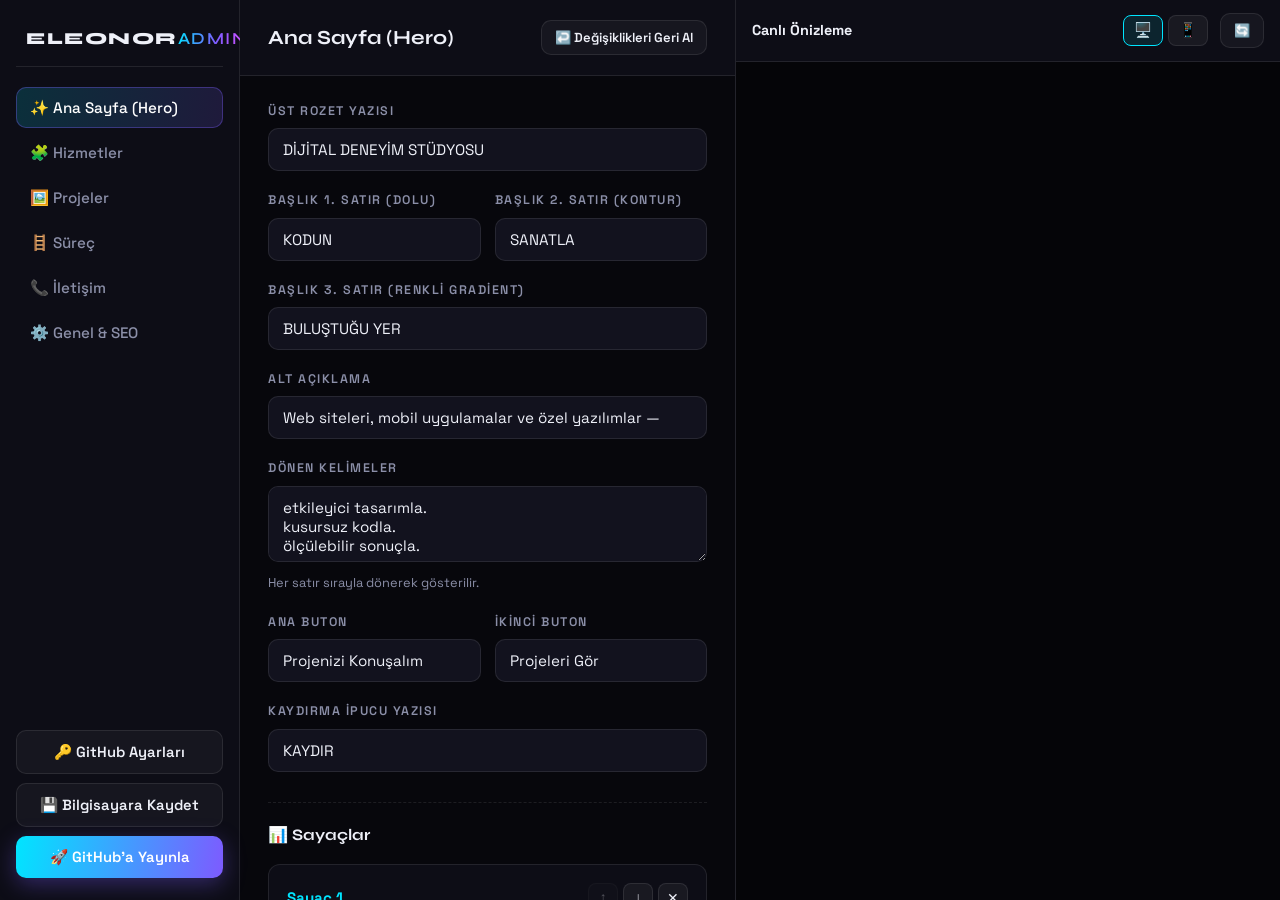
<file: admin.html>
<!DOCTYPE html>
<html lang="tr">
<head>
<meta charset="UTF-8">
<meta name="viewport" content="width=device-width, initial-scale=1.0">
<title>Eleonor Software — Yönetim Paneli</title>
<meta name="robots" content="noindex, nofollow">
<link rel="preconnect" href="https://fonts.googleapis.com">
<link rel="preconnect" href="https://fonts.gstatic.com" crossorigin>
<link href="https://fonts.googleapis.com/css2?family=Syne:wght@600;700;800&family=Space+Grotesk:wght@400;500;600;700&display=swap" rel="stylesheet">
<link rel="stylesheet" href="admin.css">
<link rel="icon" href="data:image/svg+xml,<svg xmlns='http://www.w3.org/2000/svg' viewBox='0 0 100 100'><text y='.9em' font-size='90'>⚙️</text></svg>">
</head>
<body>

<div class="adm">
  <!-- ── Sol menü ── -->
  <aside class="adm-side">
    <div class="adm-logo">ELEONOR<em>ADMIN</em></div>
    <nav class="adm-nav" id="admNav">
      <button class="adm-nav-item active" data-panel="hero">✨ Ana Sayfa (Hero)</button>
      <button class="adm-nav-item" data-panel="services">🧩 Hizmetler</button>
      <button class="adm-nav-item" data-panel="work">🖼️ Projeler</button>
      <button class="adm-nav-item" data-panel="process">🪜 Süreç</button>
      <button class="adm-nav-item" data-panel="contact">📞 İletişim</button>
      <button class="adm-nav-item" data-panel="general">⚙️ Genel & SEO</button>
    </nav>
    <div class="adm-side-foot">
      <button class="adm-btn ghost" id="btnGhConfig">🔑 GitHub Ayarları</button>
      <button class="adm-btn ghost" id="btnSaveLocal">💾 Bilgisayara Kaydet</button>
      <button class="adm-btn primary" id="btnPublish">🚀 GitHub'a Yayınla</button>
    </div>
  </aside>

  <!-- ── Orta: form alanı ── -->
  <main class="adm-main">
    <header class="adm-head">
      <h1 id="panelTitle">Ana Sayfa (Hero)</h1>
      <div class="adm-head-actions">
        <button class="adm-btn ghost small" id="btnReset">↩️ Değişiklikleri Geri Al</button>
      </div>
    </header>
    <div class="adm-panels" id="admPanels"><!-- admin.js doldurur --></div>
  </main>

  <!-- ── Sağ: canlı önizleme ── -->
  <aside class="adm-preview">
    <div class="adm-preview-bar">
      <span class="adm-preview-title">Canlı Önizleme</span>
      <div class="adm-preview-devices">
        <button class="dev-btn active" data-w="" title="Masaüstü">🖥️</button>
        <button class="dev-btn" data-w="390" title="Telefon">📱</button>
      </div>
      <button class="adm-btn ghost small" id="btnRefresh">🔄</button>
    </div>
    <div class="adm-preview-frame-wrap" id="previewWrap">
      <iframe id="previewFrame" src="index.html?preview=1" title="Site önizleme"></iframe>
    </div>
  </aside>
</div>

<!-- ── GitHub ayar penceresi ── -->
<dialog class="adm-dialog" id="ghDialog">
  <h2>🔑 GitHub Yayın Ayarları</h2>
  <p class="adm-dialog-info">
    Değişiklikleri tek tıkla siteye yayınlamak için bir kereliğine doldurun.
    Bilgiler yalnızca <b>bu tarayıcıda</b> saklanır, hiçbir sunucuya gönderilmez.
  </p>
  <label>GitHub kullanıcı adı
    <input type="text" id="ghOwner" placeholder="örn: eleonorsoftware">
  </label>
  <label>Depo (repo) adı
    <input type="text" id="ghRepo" placeholder="örn: eleonorsoftware.github.io">
  </label>
  <label>Branch
    <input type="text" id="ghBranch" placeholder="main" value="main">
  </label>
  <label>Personal Access Token
    <input type="password" id="ghToken" placeholder="github_pat_...">
  </label>
  <p class="adm-dialog-hint">
    Token oluşturma: GitHub → Settings → Developer settings → Personal access tokens →
    Fine-grained tokens → <b>Generate new token</b>. Sadece bu depoyu seçin,
    izinlerden <b>Contents: Read and write</b> verin.
  </p>
  <div class="adm-dialog-actions">
    <button class="adm-btn ghost" id="ghCancel">Vazgeç</button>
    <button class="adm-btn primary" id="ghSave">Kaydet</button>
  </div>
</dialog>

<div class="adm-toast" id="toast"></div>

<script src="content.js"></script>
<script src="render.js"></script>
<script src="admin.js"></script>
</body>
</html>
</file>
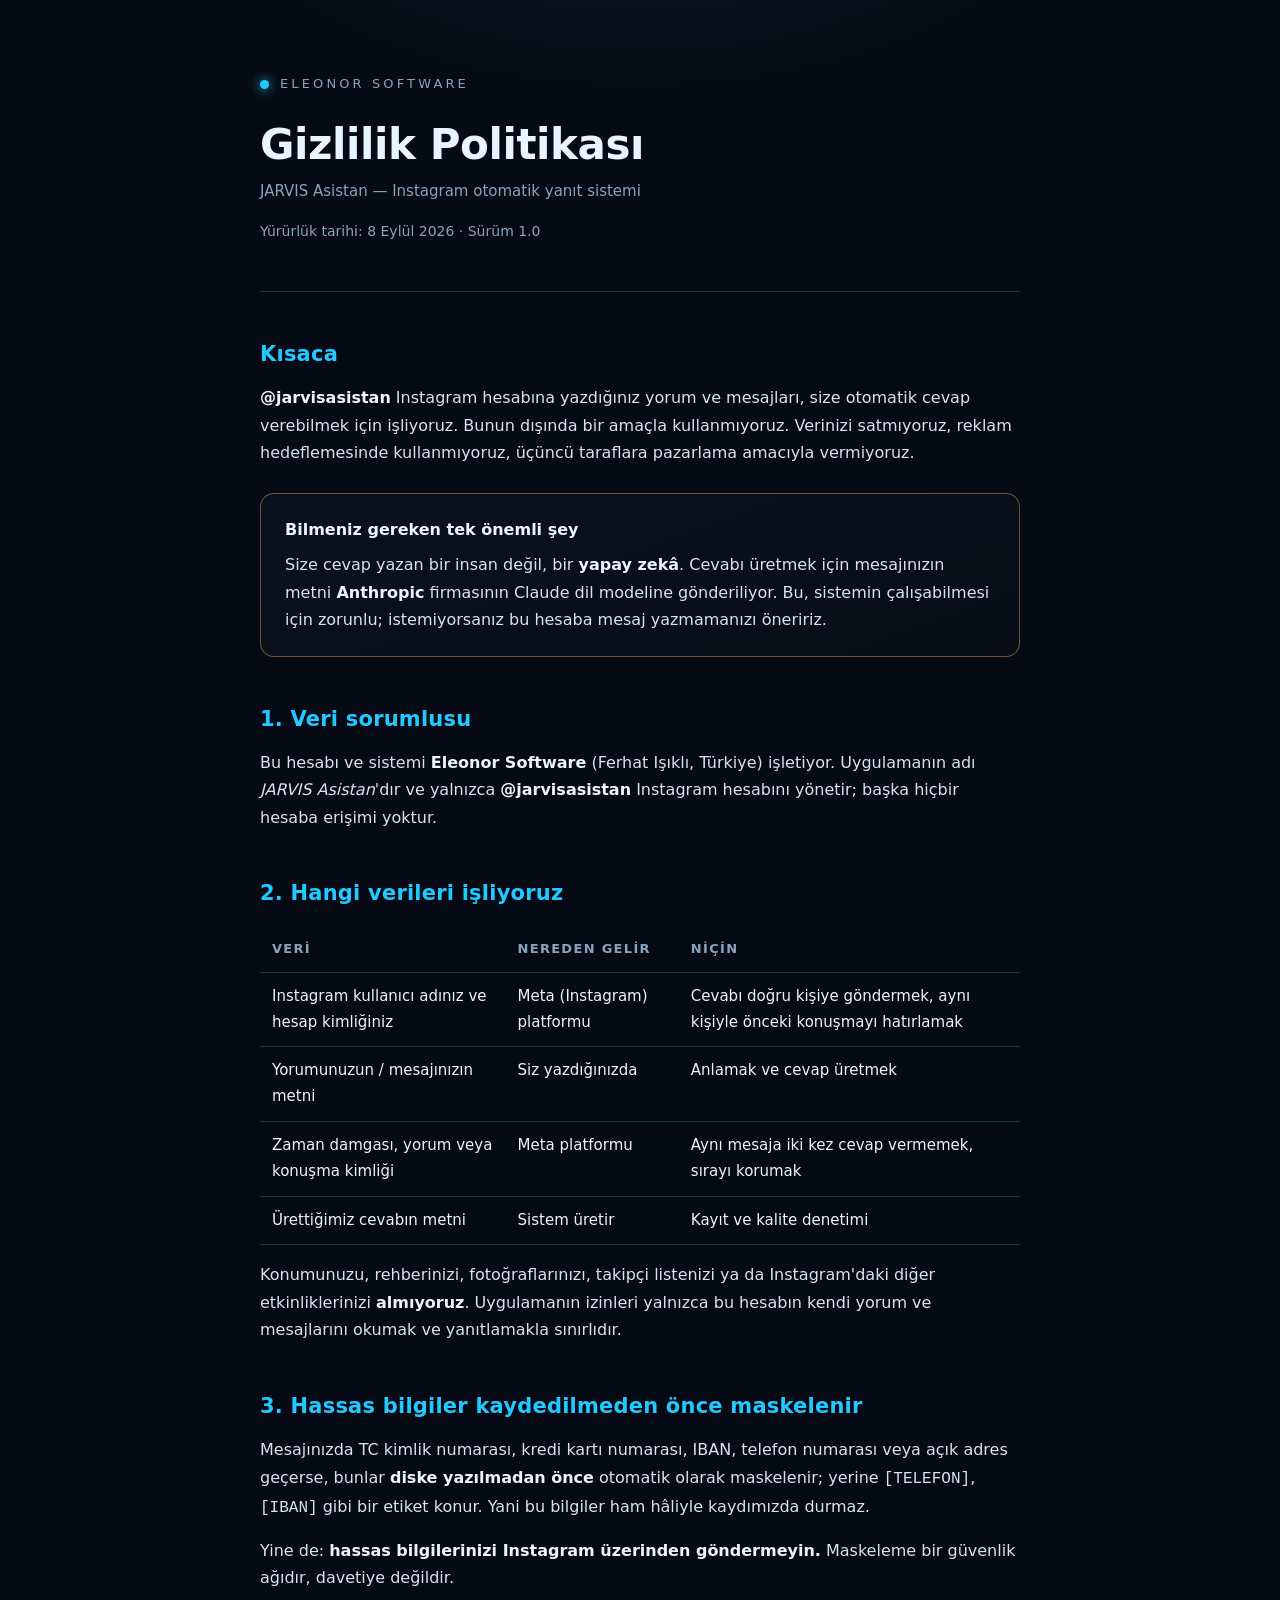
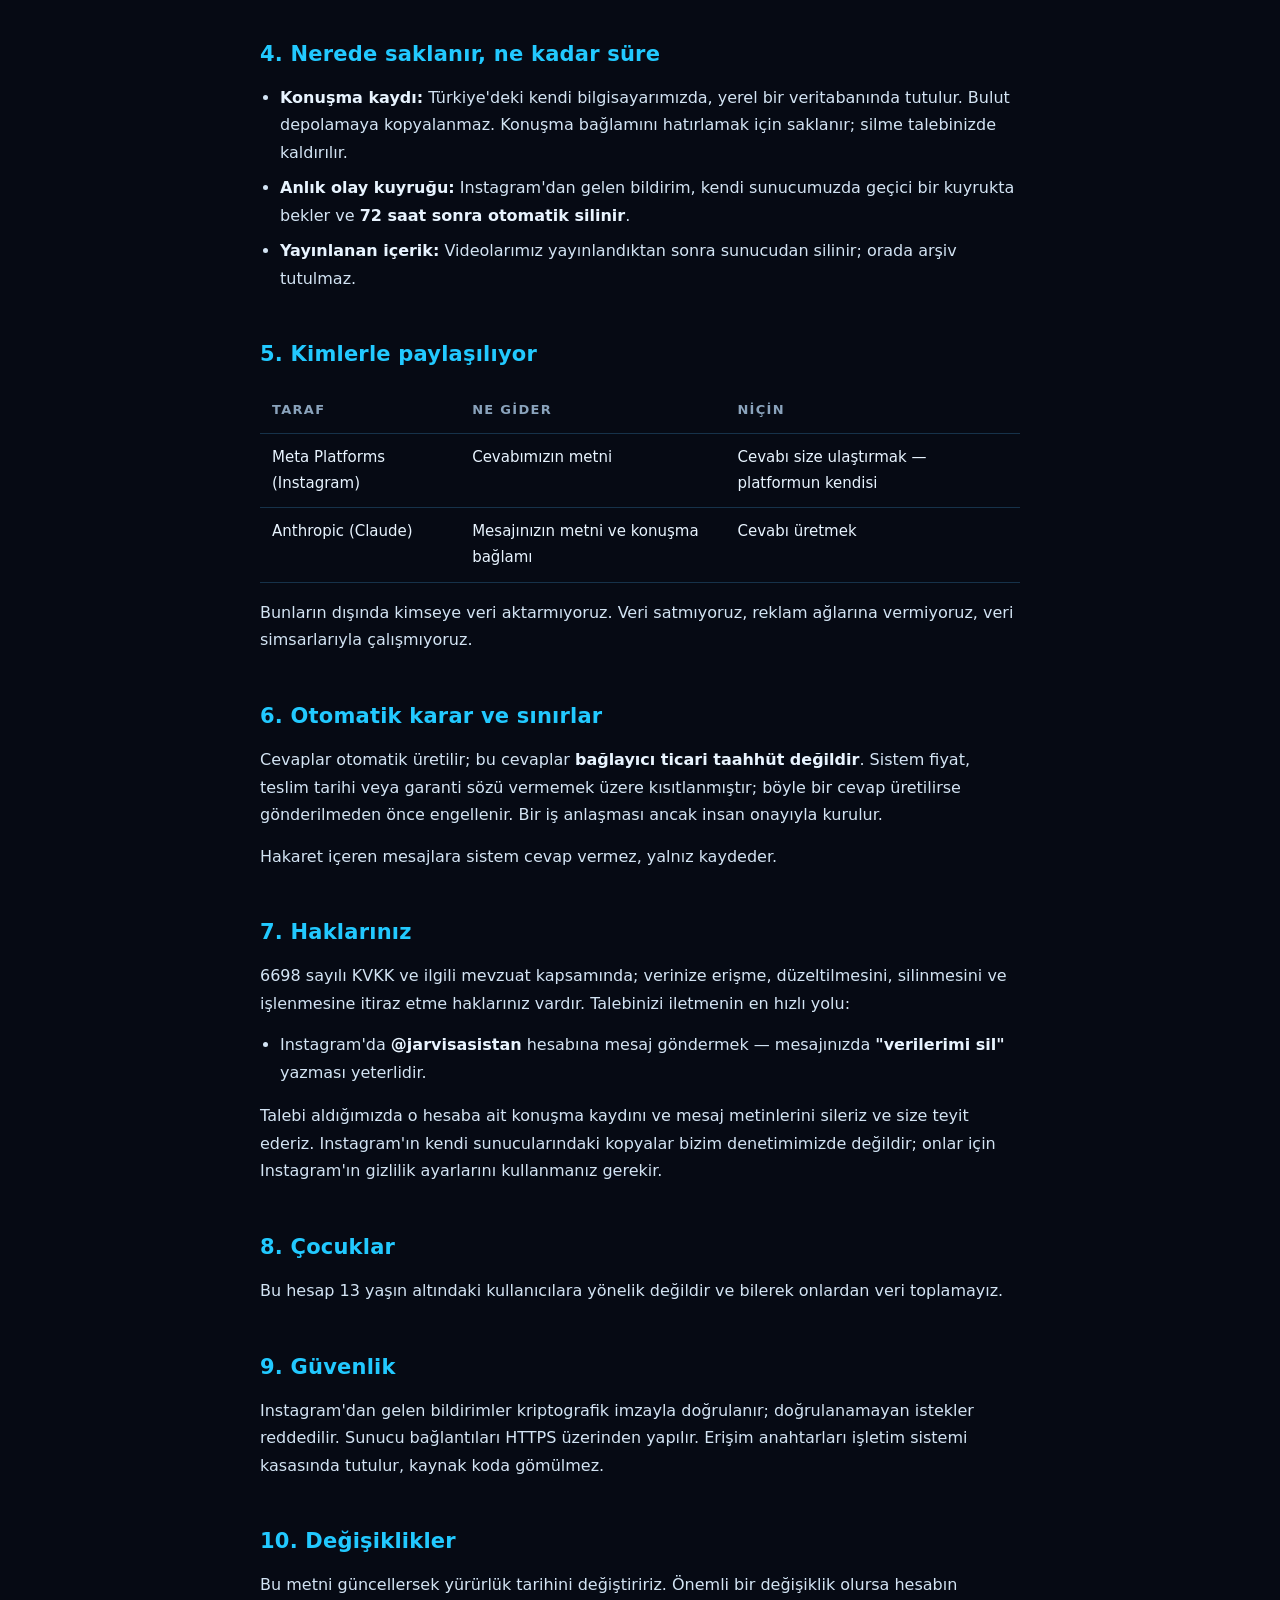
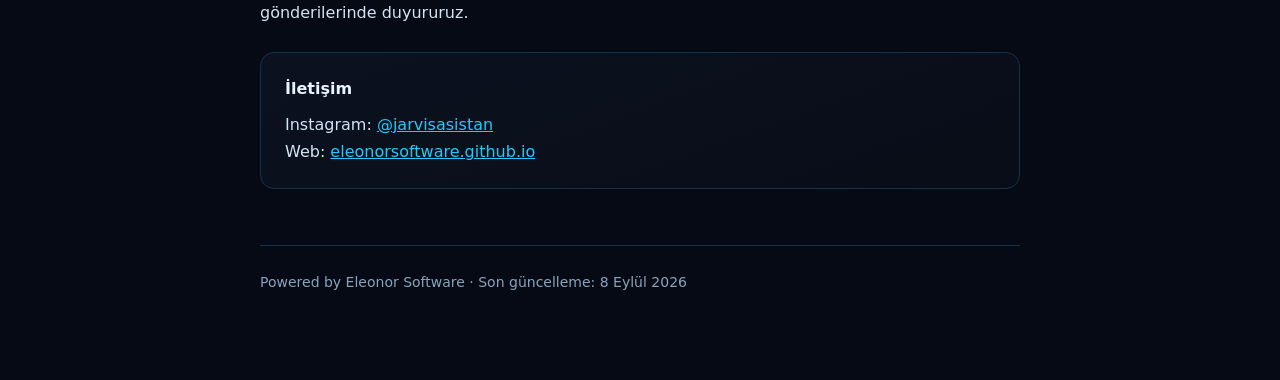
<file: gizlilik.html>
<!DOCTYPE html>
<html lang="tr">
<head>
<meta charset="utf-8">
<meta name="viewport" content="width=device-width, initial-scale=1">
<title>Gizlilik Politikası — JARVIS Asistan · Eleonor Software</title>
<meta name="description" content="JARVIS Asistan Instagram uygulamasının gizlilik politikası: hangi veriler işlenir, nerede saklanır, kimlerle paylaşılır, nasıl sildirilir.">
<meta name="robots" content="index,follow">
<style>
  :root{
    --bg:#060A14; --bg2:#0A1424; --panel:#0C1220; --cizgi:#16324A;
    --core:#22C9FF; --amber:#FFB347; --metin:#E8F4FF; --sonuk:#8AA3BC;
  }
  *{margin:0;padding:0;box-sizing:border-box}
  html{scroll-behavior:smooth}
  body{
    background:
      radial-gradient(900px 620px at 50% -8%, #10233A 0%, transparent 62%),
      var(--bg);
    color:var(--metin);
    font:16px/1.72 "Segoe UI",system-ui,-apple-system,sans-serif;
    -webkit-font-smoothing:antialiased;
    padding:0 20px 90px;
  }
  .kap{max-width:760px;margin:0 auto}
  header{padding:70px 0 34px;border-bottom:1px solid var(--cizgi)}
  .marka{
    display:inline-flex;align-items:center;gap:11px;
    font-size:13px;letter-spacing:.24em;text-transform:uppercase;
    color:var(--sonuk);text-decoration:none;
  }
  .nokta{width:9px;height:9px;border-radius:50%;background:var(--core);
    box-shadow:0 0 12px var(--core)}
  h1{font-size:clamp(30px,5vw,42px);line-height:1.18;margin:22px 0 10px;
    letter-spacing:-.01em;font-weight:600}
  .ust{color:var(--sonuk);font-size:15px}
  h2{font-size:21px;margin:44px 0 12px;color:var(--core);font-weight:600;
    letter-spacing:.01em}
  h3{font-size:16px;margin:26px 0 8px;font-weight:600}
  p{margin:0 0 14px;color:#D3E4F4}
  ul{margin:0 0 16px 20px;color:#D3E4F4}
  li{margin:0 0 8px}
  strong{color:var(--metin)}
  a{color:var(--core)}
  .kutu{background:linear-gradient(160deg,rgba(12,18,32,.92),rgba(8,13,24,.92));
    border:1px solid var(--cizgi);border-radius:14px;padding:22px 24px;
    margin:26px 0}
  .kutu.vurgu{border-color:rgba(255,179,71,.42)}
  .kutu h3{margin-top:0}
  table{width:100%;border-collapse:collapse;margin:16px 0;font-size:15px}
  th,td{padding:11px 12px;text-align:left;border-bottom:1px solid var(--cizgi);
    vertical-align:top}
  th{color:var(--sonuk);font-weight:600;font-size:13px;
    letter-spacing:.1em;text-transform:uppercase}
  footer{margin-top:56px;padding-top:24px;border-top:1px solid var(--cizgi);
    color:var(--sonuk);font-size:14px}
  .tarih{color:var(--sonuk);font-size:14px;margin-top:6px}
  @media(max-width:640px){
    header{padding-top:46px}
    table,thead,tbody,th,td,tr{display:block}
    th{display:none}
    td{border:none;padding:4px 0}
    td:first-child{color:var(--core);font-weight:600;padding-top:14px}
  }
</style>
</head>
<body>
<div class="kap">

<header>
  <a class="marka" href="https://eleonorsoftware.github.io"><span class="nokta"></span>Eleonor Software</a>
  <h1>Gizlilik Politikası</h1>
  <p class="ust">JARVIS Asistan — Instagram otomatik yanıt sistemi</p>
  <p class="tarih">Yürürlük tarihi: 8 Eylül 2026 · Sürüm 1.0</p>
</header>

<h2>Kısaca</h2>
<p>
  <strong>@jarvisasistan</strong> Instagram hesabına yazdığınız yorum ve
  mesajları, size otomatik cevap verebilmek için işliyoruz. Bunun dışında
  bir amaçla kullanmıyoruz. Verinizi satmıyoruz, reklam hedeflemesinde
  kullanmıyoruz, üçüncü taraflara pazarlama amacıyla vermiyoruz.
</p>

<div class="kutu vurgu">
  <h3>Bilmeniz gereken tek önemli şey</h3>
  <p style="margin-bottom:0">
    Size cevap yazan bir insan değil, bir <strong>yapay zekâ</strong>.
    Cevabı üretmek için mesajınızın metni <strong>Anthropic</strong>
    firmasının Claude dil modeline gönderiliyor. Bu, sistemin
    çalışabilmesi için zorunlu; istemiyorsanız bu hesaba mesaj
    yazmamanızı öneririz.
  </p>
</div>

<h2>1. Veri sorumlusu</h2>
<p>
  Bu hesabı ve sistemi <strong>Eleonor Software</strong> (Ferhat Işıklı,
  Türkiye) işletiyor. Uygulamanın adı <em>JARVIS Asistan</em>'dır ve
  yalnızca <strong>@jarvisasistan</strong> Instagram hesabını yönetir;
  başka hiçbir hesaba erişimi yoktur.
</p>

<h2>2. Hangi verileri işliyoruz</h2>
<table>
  <thead><tr><th>Veri</th><th>Nereden gelir</th><th>Niçin</th></tr></thead>
  <tbody>
    <tr>
      <td>Instagram kullanıcı adınız ve hesap kimliğiniz</td>
      <td>Meta (Instagram) platformu</td>
      <td>Cevabı doğru kişiye göndermek, aynı kişiyle önceki konuşmayı hatırlamak</td>
    </tr>
    <tr>
      <td>Yorumunuzun / mesajınızın metni</td>
      <td>Siz yazdığınızda</td>
      <td>Anlamak ve cevap üretmek</td>
    </tr>
    <tr>
      <td>Zaman damgası, yorum veya konuşma kimliği</td>
      <td>Meta platformu</td>
      <td>Aynı mesaja iki kez cevap vermemek, sırayı korumak</td>
    </tr>
    <tr>
      <td>Ürettiğimiz cevabın metni</td>
      <td>Sistem üretir</td>
      <td>Kayıt ve kalite denetimi</td>
    </tr>
  </tbody>
</table>
<p>
  Konumunuzu, rehberinizi, fotoğraflarınızı, takipçi listenizi ya da
  Instagram'daki diğer etkinliklerinizi <strong>almıyoruz</strong>.
  Uygulamanın izinleri yalnızca bu hesabın kendi yorum ve mesajlarını
  okumak ve yanıtlamakla sınırlıdır.
</p>

<h2>3. Hassas bilgiler kaydedilmeden önce maskelenir</h2>
<p>
  Mesajınızda TC kimlik numarası, kredi kartı numarası, IBAN, telefon
  numarası veya açık adres geçerse, bunlar <strong>diske yazılmadan
  önce</strong> otomatik olarak maskelenir; yerine
  <code>[TELEFON]</code>, <code>[IBAN]</code> gibi bir etiket konur.
  Yani bu bilgiler ham hâliyle kaydımızda durmaz.
</p>
<p>
  Yine de: <strong>hassas bilgilerinizi Instagram üzerinden
  göndermeyin.</strong> Maskeleme bir güvenlik ağıdır, davetiye değildir.
</p>

<h2>4. Nerede saklanır, ne kadar süre</h2>
<ul>
  <li>
    <strong>Konuşma kaydı:</strong> Türkiye'deki kendi bilgisayarımızda,
    yerel bir veritabanında tutulur. Bulut depolamaya kopyalanmaz.
    Konuşma bağlamını hatırlamak için saklanır; silme talebinizde
    kaldırılır.
  </li>
  <li>
    <strong>Anlık olay kuyruğu:</strong> Instagram'dan gelen bildirim,
    kendi sunucumuzda geçici bir kuyrukta bekler ve
    <strong>72 saat sonra otomatik silinir</strong>.
  </li>
  <li>
    <strong>Yayınlanan içerik:</strong> Videolarımız yayınlandıktan
    sonra sunucudan silinir; orada arşiv tutulmaz.
  </li>
</ul>

<h2>5. Kimlerle paylaşılıyor</h2>
<table>
  <thead><tr><th>Taraf</th><th>Ne gider</th><th>Niçin</th></tr></thead>
  <tbody>
    <tr>
      <td>Meta Platforms (Instagram)</td>
      <td>Cevabımızın metni</td>
      <td>Cevabı size ulaştırmak — platformun kendisi</td>
    </tr>
    <tr>
      <td>Anthropic (Claude)</td>
      <td>Mesajınızın metni ve konuşma bağlamı</td>
      <td>Cevabı üretmek</td>
    </tr>
  </tbody>
</table>
<p>
  Bunların dışında kimseye veri aktarmıyoruz. Veri satmıyoruz, reklam
  ağlarına vermiyoruz, veri simsarlarıyla çalışmıyoruz.
</p>

<h2>6. Otomatik karar ve sınırlar</h2>
<p>
  Cevaplar otomatik üretilir; bu cevaplar <strong>bağlayıcı ticari
  taahhüt değildir</strong>. Sistem fiyat, teslim tarihi veya garanti
  sözü vermemek üzere kısıtlanmıştır; böyle bir cevap üretilirse
  gönderilmeden önce engellenir. Bir iş anlaşması ancak insan
  onayıyla kurulur.
</p>
<p>
  Hakaret içeren mesajlara sistem cevap vermez, yalnız kaydeder.
</p>

<h2>7. Haklarınız</h2>
<p>
  6698 sayılı KVKK ve ilgili mevzuat kapsamında; verinize erişme,
  düzeltilmesini, silinmesini ve işlenmesine itiraz etme haklarınız
  vardır. Talebinizi iletmenin en hızlı yolu:
</p>
<ul>
  <li>
    Instagram'da <strong>@jarvisasistan</strong> hesabına mesaj
    göndermek — mesajınızda <strong>"verilerimi sil"</strong> yazması
    yeterlidir.
  </li>
</ul>
<p>
  Talebi aldığımızda o hesaba ait konuşma kaydını ve mesaj metinlerini
  sileriz ve size teyit ederiz. Instagram'ın kendi sunucularındaki
  kopyalar bizim denetimimizde değildir; onlar için Instagram'ın
  gizlilik ayarlarını kullanmanız gerekir.
</p>

<h2>8. Çocuklar</h2>
<p>
  Bu hesap 13 yaşın altındaki kullanıcılara yönelik değildir ve bilerek
  onlardan veri toplamayız.
</p>

<h2>9. Güvenlik</h2>
<p>
  Instagram'dan gelen bildirimler kriptografik imzayla doğrulanır;
  doğrulanamayan istekler reddedilir. Sunucu bağlantıları HTTPS
  üzerinden yapılır. Erişim anahtarları işletim sistemi kasasında
  tutulur, kaynak koda gömülmez.
</p>

<h2>10. Değişiklikler</h2>
<p>
  Bu metni güncellersek yürürlük tarihini değiştiririz. Önemli bir
  değişiklik olursa hesabın gönderilerinde duyururuz.
</p>

<div class="kutu">
  <h3>İletişim</h3>
  <p style="margin-bottom:0">
    Instagram: <a href="https://www.instagram.com/jarvisasistan/">@jarvisasistan</a><br>
    Web: <a href="https://eleonorsoftware.github.io">eleonorsoftware.github.io</a>
  </p>
</div>

<footer>
  Powered by Eleonor Software · Son güncelleme: 8 Eylül 2026
</footer>

</div>
</body>
</html>
</file>
<file: admin.css>
/* ═══════════ ELEONOR ADMIN ═══════════ */
:root {
  --bg: #07070c;
  --panel: #0d0d16;
  --panel-2: #12121e;
  --ink: #eef0f8;
  --dim: #8b8fa8;
  --line: rgba(255, 255, 255, 0.09);
  --cyan: #00e5ff;
  --violet: #7c5cff;
  --grad: linear-gradient(100deg, #00e5ff, #7c5cff 55%, #e14eff);
  --ok: #2ee6a8;
  --err: #ff5f6e;
  --font-d: 'Syne', sans-serif;
  --font-b: 'Space Grotesk', sans-serif;
  --r: 12px;
}

* { margin: 0; padding: 0; box-sizing: border-box; }
body {
  background: var(--bg);
  color: var(--ink);
  font-family: var(--font-b);
  font-size: 14.5px;
  line-height: 1.55;
  height: 100vh;
  overflow: hidden;
}
::-webkit-scrollbar { width: 9px; height: 9px; }
::-webkit-scrollbar-track { background: transparent; }
::-webkit-scrollbar-thumb { background: #262738; border-radius: 9px; }

.adm { display: grid; grid-template-columns: 240px minmax(430px, 1fr) minmax(420px, 1.1fr); height: 100vh; }

/* ── Sol menü ── */
.adm-side {
  background: var(--panel);
  border-right: 1px solid var(--line);
  display: flex; flex-direction: column;
  padding: 22px 16px;
  gap: 20px;
}
.adm-logo {
  font-family: var(--font-d);
  font-weight: 800; font-size: 1.05rem; letter-spacing: 1.5px;
  padding: 4px 10px 14px;
  border-bottom: 1px solid var(--line);
}
.adm-logo em {
  font-style: normal; font-weight: 600;
  background: var(--grad);
  -webkit-background-clip: text; background-clip: text;
  -webkit-text-fill-color: transparent;
}
.adm-nav { display: flex; flex-direction: column; gap: 4px; flex: 1; }
.adm-nav-item {
  text-align: left;
  background: none; border: none;
  color: var(--dim);
  font-family: var(--font-b); font-size: .95rem; font-weight: 500;
  padding: 11px 14px;
  border-radius: 10px;
  cursor: pointer;
  transition: all .25s;
}
.adm-nav-item:hover { color: var(--ink); background: rgba(255, 255, 255, .04); }
.adm-nav-item.active {
  color: #fff;
  background: linear-gradient(100deg, rgba(0, 229, 255, .16), rgba(124, 92, 255, .16));
  box-shadow: inset 0 0 0 1px rgba(124, 92, 255, .35);
}
.adm-side-foot { display: flex; flex-direction: column; gap: 9px; }

/* ── Butonlar ── */
.adm-btn {
  border: none; cursor: pointer;
  font-family: var(--font-b); font-weight: 600; font-size: .92rem;
  padding: 12px 16px;
  border-radius: 10px;
  transition: transform .2s, box-shadow .25s, background .25s, border-color .25s;
}
.adm-btn:hover { transform: translateY(-1px); }
.adm-btn.primary {
  background: var(--grad);
  background-size: 180% 180%;
  color: #fff;
  box-shadow: 0 6px 22px rgba(124, 92, 255, .35);
}
.adm-btn.primary:hover { box-shadow: 0 10px 30px rgba(124, 92, 255, .5); }
.adm-btn.ghost {
  background: rgba(255, 255, 255, .04);
  border: 1px solid var(--line);
  color: var(--ink);
}
.adm-btn.ghost:hover { border-color: var(--violet); }
.adm-btn.small { padding: 8px 13px; font-size: .82rem; }
.adm-btn.danger { background: rgba(255, 95, 110, .12); border: 1px solid rgba(255, 95, 110, .4); color: var(--err); }
.adm-btn:disabled { opacity: .5; cursor: wait; transform: none; }

/* ── Orta panel ── */
.adm-main { display: flex; flex-direction: column; overflow: hidden; }
.adm-head {
  display: flex; align-items: center; justify-content: space-between;
  padding: 20px 28px;
  border-bottom: 1px solid var(--line);
  background: var(--panel);
}
.adm-head h1 { font-family: var(--font-d); font-size: 1.25rem; font-weight: 700; }
.adm-panels { flex: 1; overflow-y: auto; padding: 26px 28px 60px; }
.adm-panel { display: none; }
.adm-panel.active { display: block; animation: panelIn .3s ease; }
@keyframes panelIn { from { opacity: 0; transform: translateY(10px); } to { opacity: 1; transform: none; } }

/* ── Form elemanları ── */
.f-group { margin-bottom: 20px; }
.f-label {
  display: block;
  font-size: .78rem; font-weight: 600;
  letter-spacing: 1.5px; text-transform: uppercase;
  color: var(--dim);
  margin-bottom: 7px;
}
.f-input, .f-area {
  width: 100%;
  background: var(--panel-2);
  border: 1px solid var(--line);
  border-radius: 10px;
  color: var(--ink);
  font-family: var(--font-b); font-size: .95rem;
  padding: 11px 14px;
  transition: border-color .25s, box-shadow .25s;
}
.f-input:focus, .f-area:focus {
  outline: none;
  border-color: var(--violet);
  box-shadow: 0 0 0 3px rgba(124, 92, 255, .18);
}
.f-area { resize: vertical; min-height: 76px; }
.f-row { display: grid; grid-template-columns: 1fr 1fr; gap: 14px; }
.f-row-3 { display: grid; grid-template-columns: 2fr 1fr 2fr; gap: 14px; }

.f-section {
  margin: 30px 0 16px;
  padding-top: 20px;
  border-top: 1px dashed var(--line);
  font-family: var(--font-d);
  font-size: 1rem; font-weight: 700;
  color: var(--ink);
}
.f-hint { font-size: .8rem; color: var(--dim); margin-top: 5px; }

/* ── Liste editörü (hizmet/proje/adım kartları) ── */
.li-card {
  background: var(--panel);
  border: 1px solid var(--line);
  border-radius: var(--r);
  padding: 18px;
  margin-bottom: 14px;
  transition: border-color .25s;
}
.li-card:hover { border-color: rgba(124, 92, 255, .4); }
.li-head {
  display: flex; align-items: center; gap: 8px;
  margin-bottom: 14px;
}
.li-title { font-weight: 700; font-size: .95rem; flex: 1; color: var(--cyan); }
.li-tools { display: flex; gap: 5px; }
.li-tool {
  background: rgba(255, 255, 255, .05);
  border: 1px solid var(--line);
  border-radius: 8px;
  color: var(--ink);
  width: 30px; height: 30px;
  cursor: pointer;
  font-size: .85rem;
  transition: all .2s;
}
.li-tool:hover { border-color: var(--violet); background: rgba(124, 92, 255, .15); }
.li-tool.del:hover { border-color: var(--err); background: rgba(255, 95, 110, .15); }
.li-tool:disabled { opacity: .3; cursor: default; }
.btn-add {
  width: 100%;
  padding: 13px;
  background: none;
  border: 1.5px dashed rgba(124, 92, 255, .45);
  border-radius: var(--r);
  color: var(--violet);
  font-family: var(--font-b); font-weight: 600; font-size: .92rem;
  cursor: pointer;
  transition: all .25s;
}
.btn-add:hover { background: rgba(124, 92, 255, .1); border-style: solid; }

/* ── İkon / tema / görsel seçiciler ── */
.pick-grid { display: flex; flex-wrap: wrap; gap: 8px; }
.pick {
  background: var(--panel-2);
  border: 1.5px solid var(--line);
  border-radius: 10px;
  cursor: pointer;
  padding: 8px;
  display: grid; place-items: center;
  transition: all .2s;
  color: var(--cyan);
}
.pick:hover { border-color: rgba(0, 229, 255, .5); }
.pick.sel { border-color: var(--cyan); background: rgba(0, 229, 255, .1); box-shadow: 0 0 0 3px rgba(0, 229, 255, .12); }
.pick svg { width: 34px; height: 34px; }
.pick-theme { width: 46px; height: 34px; border-radius: 8px; }
.pick-art { width: 92px; height: 64px; padding: 4px; }
.pick-art svg { width: 100%; height: 100%; }

/* ── Sağ önizleme ── */
.adm-preview {
  border-left: 1px solid var(--line);
  background: var(--panel);
  display: flex; flex-direction: column;
}
.adm-preview-bar {
  display: flex; align-items: center; gap: 12px;
  padding: 13px 16px;
  border-bottom: 1px solid var(--line);
}
.adm-preview-title { font-weight: 700; font-size: .9rem; flex: 1; }
.adm-preview-devices { display: flex; gap: 5px; }
.dev-btn {
  background: rgba(255, 255, 255, .05);
  border: 1px solid var(--line);
  border-radius: 8px;
  padding: 6px 10px;
  cursor: pointer;
  font-size: .9rem;
  transition: all .2s;
}
.dev-btn.active { border-color: var(--cyan); background: rgba(0, 229, 255, .1); }
.adm-preview-frame-wrap {
  flex: 1;
  display: flex; justify-content: center;
  background:
    radial-gradient(circle at 30% 20%, rgba(124, 92, 255, .07), transparent 50%),
    #05050a;
  overflow: hidden;
  padding: 0;
}
.adm-preview-frame-wrap.mobile { padding: 18px 0; }
#previewFrame {
  width: 100%; height: 100%;
  border: none;
  background: #050508;
  transition: width .35s ease;
}
.adm-preview-frame-wrap.mobile #previewFrame {
  width: 390px;
  border: 1px solid var(--line);
  border-radius: 22px;
}

/* ── Dialog ── */
.adm-dialog {
  margin: auto; /* * reset'i UA'nın dialog ortalamasını eziyor; geri ver */
  background: var(--panel);
  color: var(--ink);
  border: 1px solid var(--line);
  border-radius: 16px;
  padding: 28px;
  width: min(480px, 92vw);
  box-shadow: 0 30px 90px rgba(0, 0, 0, .7);
}
.adm-dialog::backdrop { background: rgba(0, 0, 0, .65); backdrop-filter: blur(4px); }
.adm-dialog h2 { font-family: var(--font-d); font-size: 1.15rem; margin-bottom: 10px; }
.adm-dialog-info { color: var(--dim); font-size: .88rem; margin-bottom: 18px; }
.adm-dialog label {
  display: block;
  font-size: .82rem; font-weight: 600;
  color: var(--dim);
  margin-bottom: 14px;
}
.adm-dialog input {
  width: 100%;
  margin-top: 5px;
  background: var(--panel-2);
  border: 1px solid var(--line);
  border-radius: 9px;
  color: var(--ink);
  font-family: var(--font-b); font-size: .92rem;
  padding: 10px 13px;
}
.adm-dialog input:focus { outline: none; border-color: var(--violet); }
.adm-dialog-hint {
  font-size: .78rem; color: var(--dim);
  background: rgba(0, 229, 255, .06);
  border: 1px solid rgba(0, 229, 255, .18);
  border-radius: 9px;
  padding: 10px 13px;
  margin-bottom: 18px;
}
.adm-dialog-actions { display: flex; justify-content: flex-end; gap: 10px; }

/* ── Toast ── */
.adm-toast {
  position: fixed;
  bottom: 24px; left: 50%;
  transform: translate(-50%, 80px);
  background: var(--panel-2);
  border: 1px solid var(--line);
  border-radius: 12px;
  padding: 13px 22px;
  font-weight: 600; font-size: .92rem;
  z-index: 100;
  opacity: 0;
  transition: all .4s cubic-bezier(.34, 1.56, .64, 1);
  max-width: min(560px, 90vw);
  text-align: center;
}
.adm-toast.show { opacity: 1; transform: translate(-50%, 0); }
.adm-toast.ok { border-color: rgba(46, 230, 168, .5); color: var(--ok); }
.adm-toast.err { border-color: rgba(255, 95, 110, .5); color: var(--err); }

/* ── Dar ekran ── */
@media (max-width: 1200px) {
  .adm { grid-template-columns: 220px 1fr; }
  .adm-preview { display: none; }
}
@media (max-width: 760px) {
  body { overflow: auto; }
  .adm { display: block; height: auto; }
  .adm-side { flex-direction: column; border-right: none; border-bottom: 1px solid var(--line); }
  .adm-main { height: auto; }
  .adm-panels { overflow: visible; }
}
</file>
